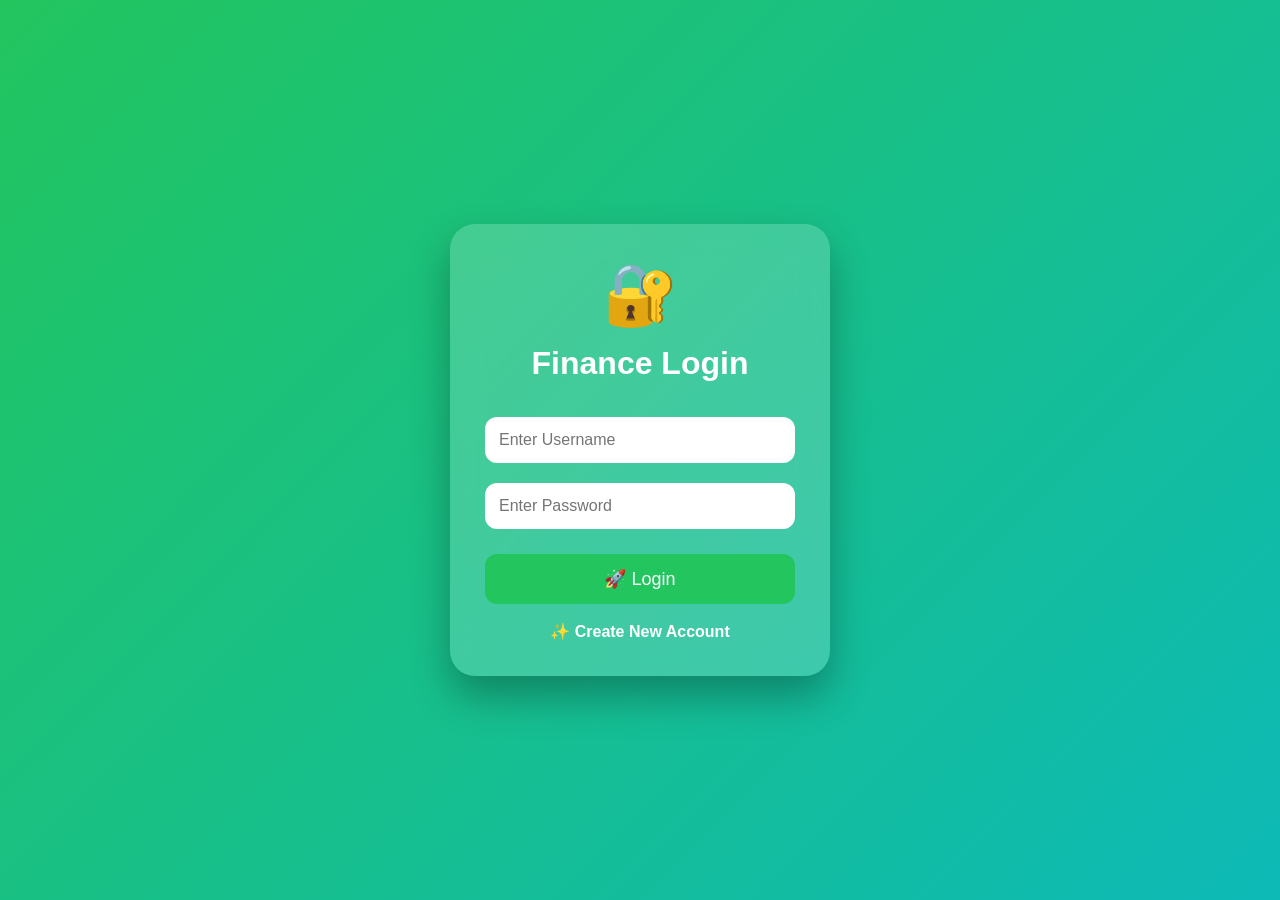
<file: templates/login.html>
<!DOCTYPE html>
<html>
<head>
<title>Login - Finance Dashboard</title>

<style>

*{
    margin:0;
    padding:0;
    box-sizing:border-box;
    font-family:Arial,sans-serif;
}

body{
    height:100vh;
    display:flex;
    justify-content:center;
    align-items:center;
    background:linear-gradient(-45deg,#2563eb,#9333ea,#06b6d4,#22c55e);
    background-size:400% 400%;
    animation:bg 10s ease infinite;
}

@keyframes bg{
    0%{background-position:0% 50%;}
    50%{background-position:100% 50%;}
    100%{background-position:0% 50%;}
}

.card{
    width:380px;
    padding:35px;
    background:rgba(255,255,255,0.18);
    backdrop-filter:blur(15px);
    border-radius:25px;
    box-shadow:0 20px 40px rgba(0,0,0,0.3);
    text-align:center;
}

.logo{
    font-size:60px;
    margin-bottom:15px;
}

h1{
    color:white;
    margin-bottom:25px;
}

input{
    width:100%;
    padding:14px;
    margin:10px 0;
    border:none;
    border-radius:12px;
    font-size:16px;
    outline:none;
}

input:focus{
    box-shadow:0 0 15px #38bdf8;
}

button{
    width:100%;
    padding:14px;
    margin-top:15px;
    background:#22c55e;
    color:white;
    border:none;
    border-radius:12px;
    font-size:18px;
    cursor:pointer;
}

button:hover{
    background:#16a34a;
    transform:scale(1.05);
}

a{
    color:white;
    text-decoration:none;
    font-weight:bold;
}

a:hover{
    text-decoration:underline;
}

</style>

</head>

<body>

<div class="card">

<div class="logo">🔐</div>

<h1>Finance Login</h1>

<form method="POST">

<input 
type="text" 
name="username" 
placeholder="Enter Username"
required>

<input 
type="password" 
name="password" 
placeholder="Enter Password"
required>

<button type="submit">
🚀 Login
</button>

</form>

<br>

<a href="/signup">
✨ Create New Account
</a>

</div>

</body>
</html>
</file>
